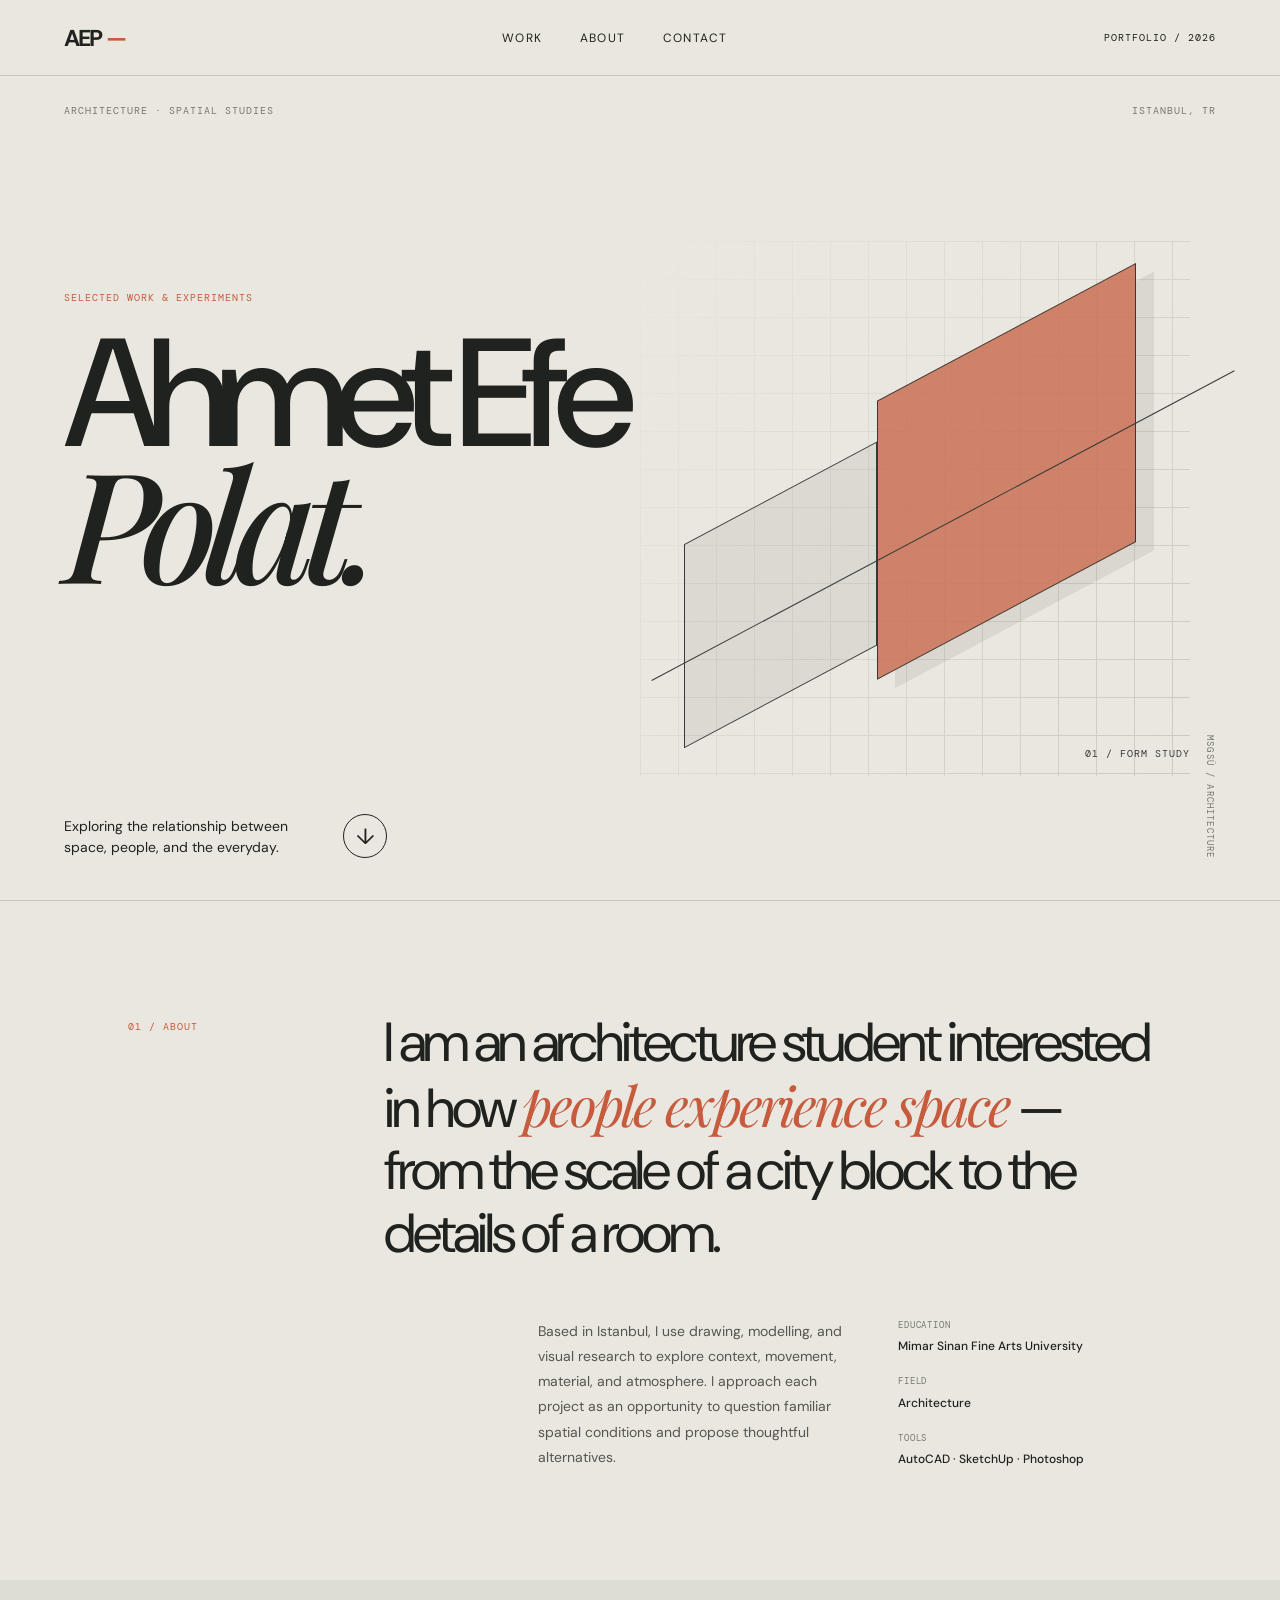
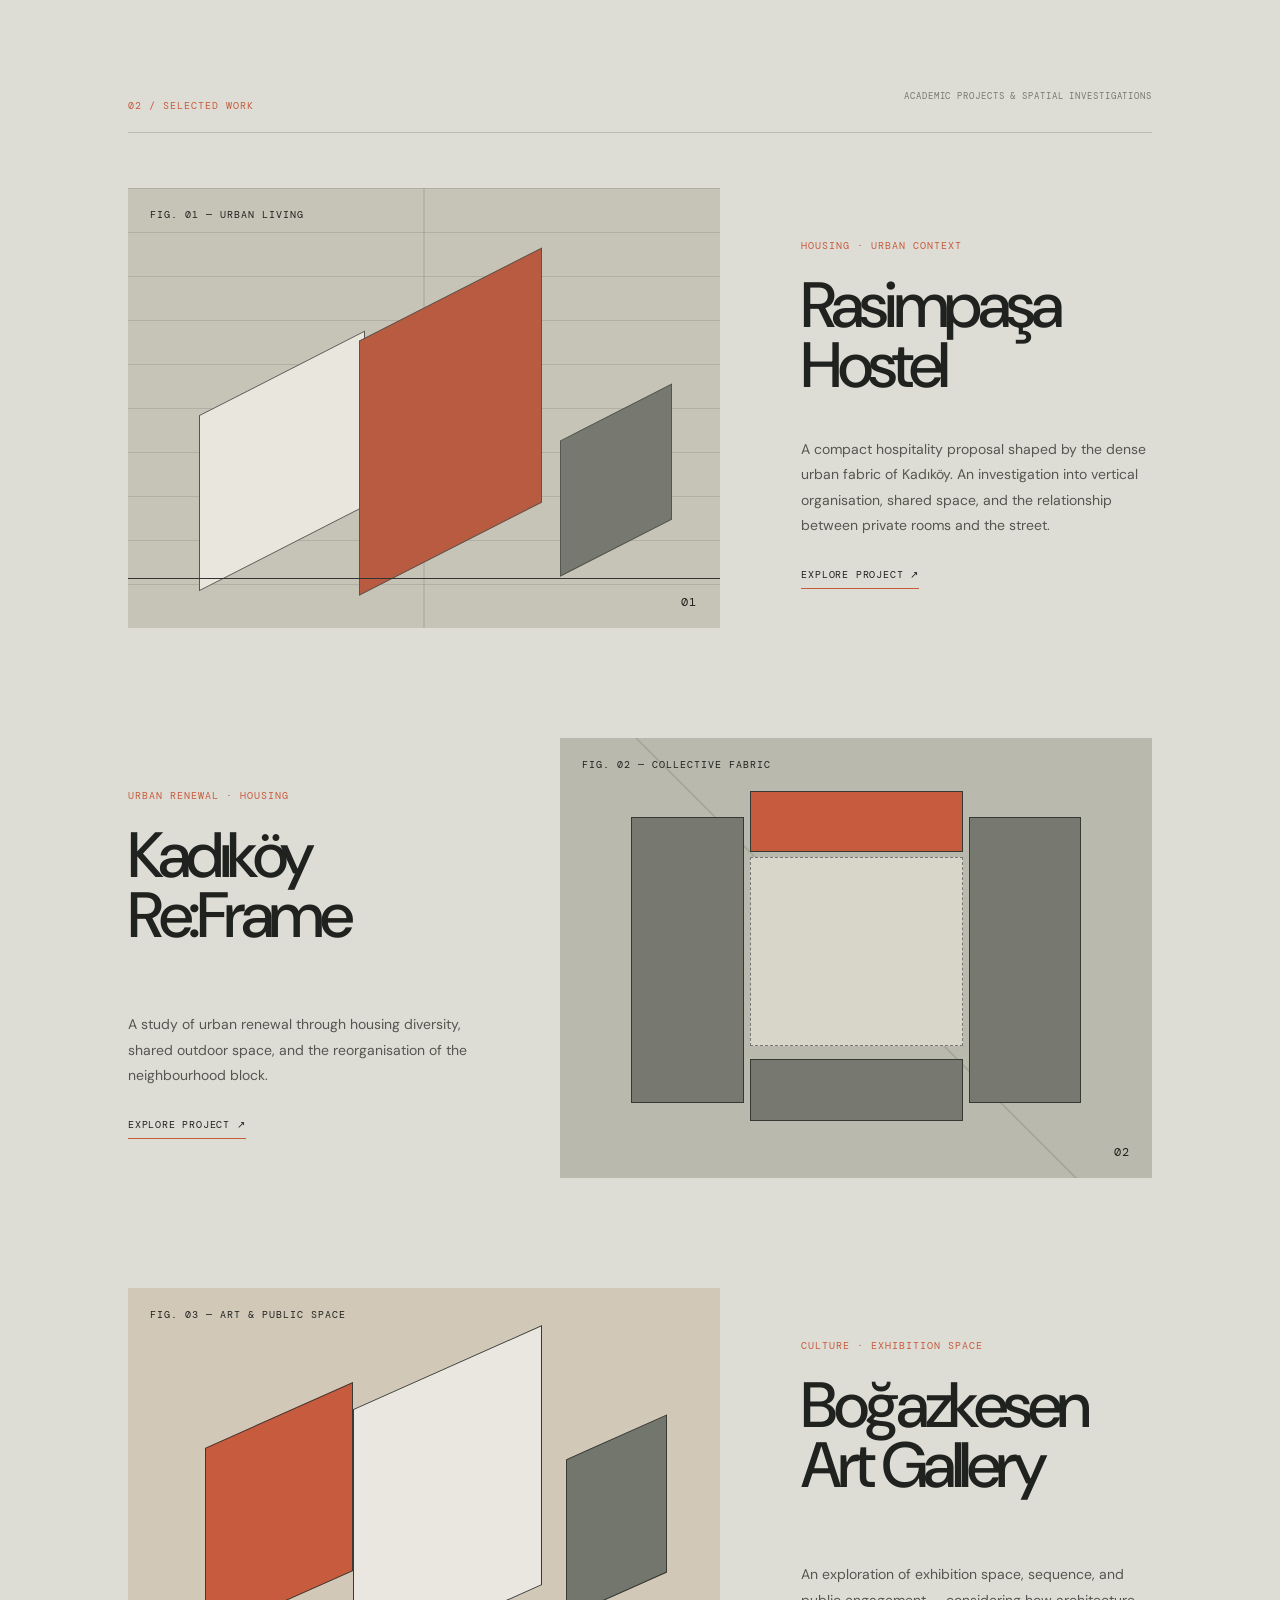
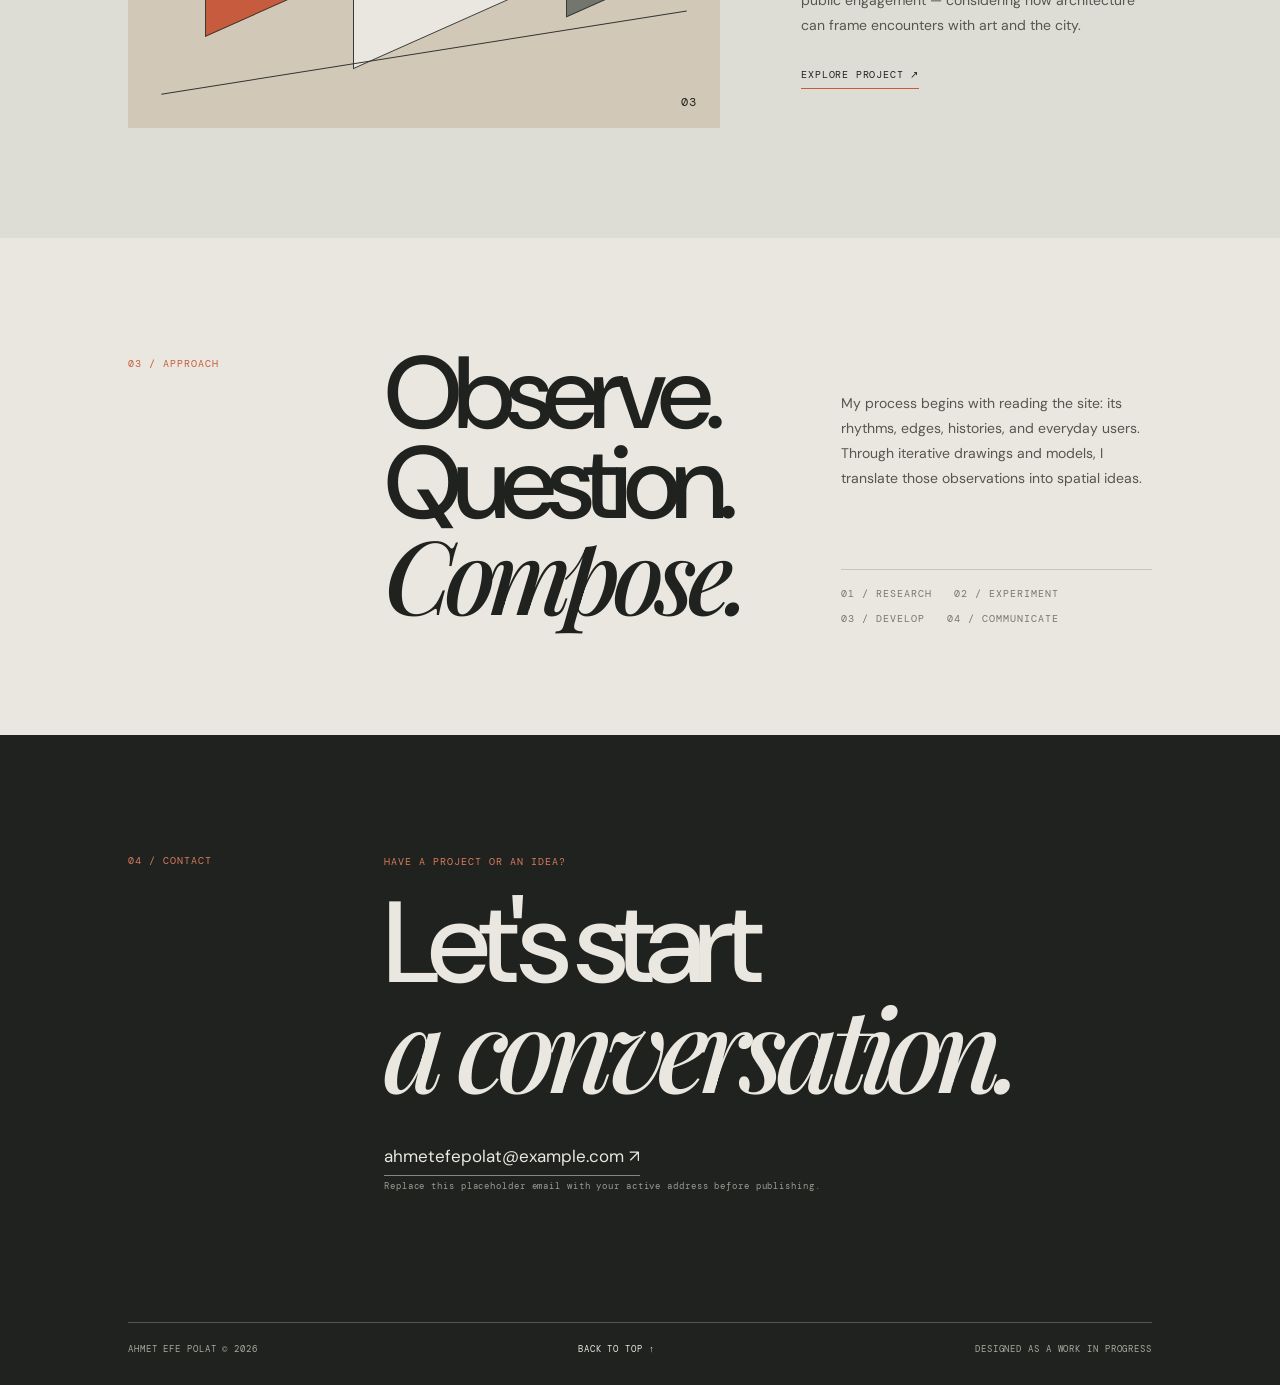
<file: index.html>
<!doctype html>
<html lang="en">
<head>
  <meta charset="utf-8"><meta name="viewport" content="width=device-width, initial-scale=1">
  <meta name="description" content="Selected architectural work and experiments by Ahmet Efe Polat.">
  <title>Ahmet Efe Polat — Architecture Portfolio</title>
  <link rel="stylesheet" href="style.css">
</head>
<body>
  <header class="topbar">
    <a class="wordmark" href="#home" aria-label="Ahmet Efe Polat home">AEP<span>—</span></a>
    <button class="menu-toggle" aria-label="Toggle navigation" aria-expanded="false">☰</button>
    <nav id="nav"><a href="#work">Work</a><a href="#about">About</a><a href="#contact">Contact</a></nav>
    <span class="edition">PORTFOLIO / 2026</span>
  </header>

  <main>
    <section class="hero" id="home">
      <div class="hero-meta"><span>ARCHITECTURE · SPATIAL STUDIES</span><span>ISTANBUL, TR</span></div>
      <div class="hero-title-wrap"><p class="eyebrow">SELECTED WORK &amp; EXPERIMENTS</p><h1>Ahmet Efe<br><em>Polat.</em></h1></div>
      <div class="hero-bottom"><p>Exploring the relationship between<br>space, people, and the everyday.</p><a class="round-link" href="#work" aria-label="Explore selected work">↓</a><span class="vertical-note">MSGSÜ / ARCHITECTURE</span></div>
      <div class="hero-art" aria-hidden="true"><div class="art-grid"></div><div class="art-block block-a"></div><div class="art-block block-b"></div><div class="art-line"></div><span class="art-label">01 / FORM STUDY</span></div>
    </section>

    <section class="intro section-pad" id="about">
      <div class="section-index">01 / ABOUT</div><div class="intro-copy"><p class="big-copy">I am an architecture student interested in how <span>people experience space</span> — from the scale of a city block to the details of a room.</p><div class="intro-detail"><p>Based in Istanbul, I use drawing, modelling, and visual research to explore context, movement, material, and atmosphere. I approach each project as an opportunity to question familiar spatial conditions and propose thoughtful alternatives.</p><div class="facts"><div><small>EDUCATION</small><strong>Mimar Sinan Fine Arts University</strong></div><div><small>FIELD</small><strong>Architecture</strong></div><div><small>TOOLS</small><strong>AutoCAD · SketchUp · Photoshop</strong></div></div></div></div>
    </section>

    <section class="work section-pad" id="work">
      <div class="work-heading"><div class="section-index">02 / SELECTED WORK</div><p>ACADEMIC PROJECTS &amp; SPATIAL INVESTIGATIONS</p></div>
      <article class="project project-featured">
        <a class="project-visual visual-one" href="projects/rasimpasa.html" aria-label="View Rasimpaşa project"><div class="visual-caption">FIG. 01 — URBAN LIVING</div><div class="mass mass-one"></div><div class="mass mass-two"></div><div class="mass mass-three"></div><div class="street"></div><span class="visual-number">01</span></a>
        <div class="project-info"><div><span class="project-type">HOUSING · URBAN CONTEXT</span><h2>Rasimpaşa<br>Hostel</h2></div><div class="project-foot"><p>A compact hospitality proposal shaped by the dense urban fabric of Kadıköy. An investigation into vertical organisation, shared space, and the relationship between private rooms and the street.</p><a href="projects/rasimpasa.html" class="text-link">EXPLORE PROJECT ↗</a></div></div>
      </article>
      <article class="project project-reverse">
        <a class="project-visual visual-two" href="projects/kadikoy.html" aria-label="View Kadıköy urban renewal project"><div class="visual-caption">FIG. 02 — COLLECTIVE FABRIC</div><div class="courtyard"></div><div class="unit u1"></div><div class="unit u2"></div><div class="unit u3"></div><div class="unit u4"></div><span class="visual-number">02</span></a>
        <div class="project-info"><div><span class="project-type">URBAN RENEWAL · HOUSING</span><h2>Kadıköy<br>Re:Frame</h2></div><div class="project-foot"><p>A study of urban renewal through housing diversity, shared outdoor space, and the reorganisation of the neighbourhood block.</p><a href="projects/kadikoy.html" class="text-link">EXPLORE PROJECT ↗</a></div></div>
      </article>
      <article class="project">
        <a class="project-visual visual-three" href="projects/bogazkesen.html" aria-label="View Boğazkesen art gallery project"><div class="visual-caption">FIG. 03 — ART &amp; PUBLIC SPACE</div><div class="gallery-shape gs1"></div><div class="gallery-shape gs2"></div><div class="gallery-shape gs3"></div><div class="gallery-path"></div><span class="visual-number">03</span></a>
        <div class="project-info"><div><span class="project-type">CULTURE · EXHIBITION SPACE</span><h2>Boğazkesen<br>Art Gallery</h2></div><div class="project-foot"><p>An exploration of exhibition space, sequence, and public engagement — considering how architecture can frame encounters with art and the city.</p><a href="projects/bogazkesen.html" class="text-link">EXPLORE PROJECT ↗</a></div></div>
      </article>
    </section>

    <section class="approach section-pad"><div class="section-index">03 / APPROACH</div><div class="approach-content"><h2>Observe.<br>Question.<br><em>Compose.</em></h2><p>My process begins with reading the site: its rhythms, edges, histories, and everyday users. Through iterative drawings and models, I translate those observations into spatial ideas.</p><div class="process"><span>01 / RESEARCH</span><span>02 / EXPERIMENT</span><span>03 / DEVELOP</span><span>04 / COMMUNICATE</span></div></div></section>

    <footer class="contact section-pad" id="contact"><div class="section-index">04 / CONTACT</div><div class="contact-main"><p class="eyebrow">HAVE A PROJECT OR AN IDEA?</p><h2>Let's start<br><em>a conversation.</em></h2><a class="email-link" href="mailto:ahmetefepolat@example.com">ahmetefepolat@example.com ↗</a><small class="email-note">Replace this placeholder email with your active address before publishing.</small></div><div class="footer-bottom"><span>AHMET EFE POLAT © 2026</span><a href="#home">BACK TO TOP ↑</a><span>DESIGNED AS A WORK IN PROGRESS</span></div></footer>
  </main>
  <script src="script.js"></script>
</body></html>
</file>
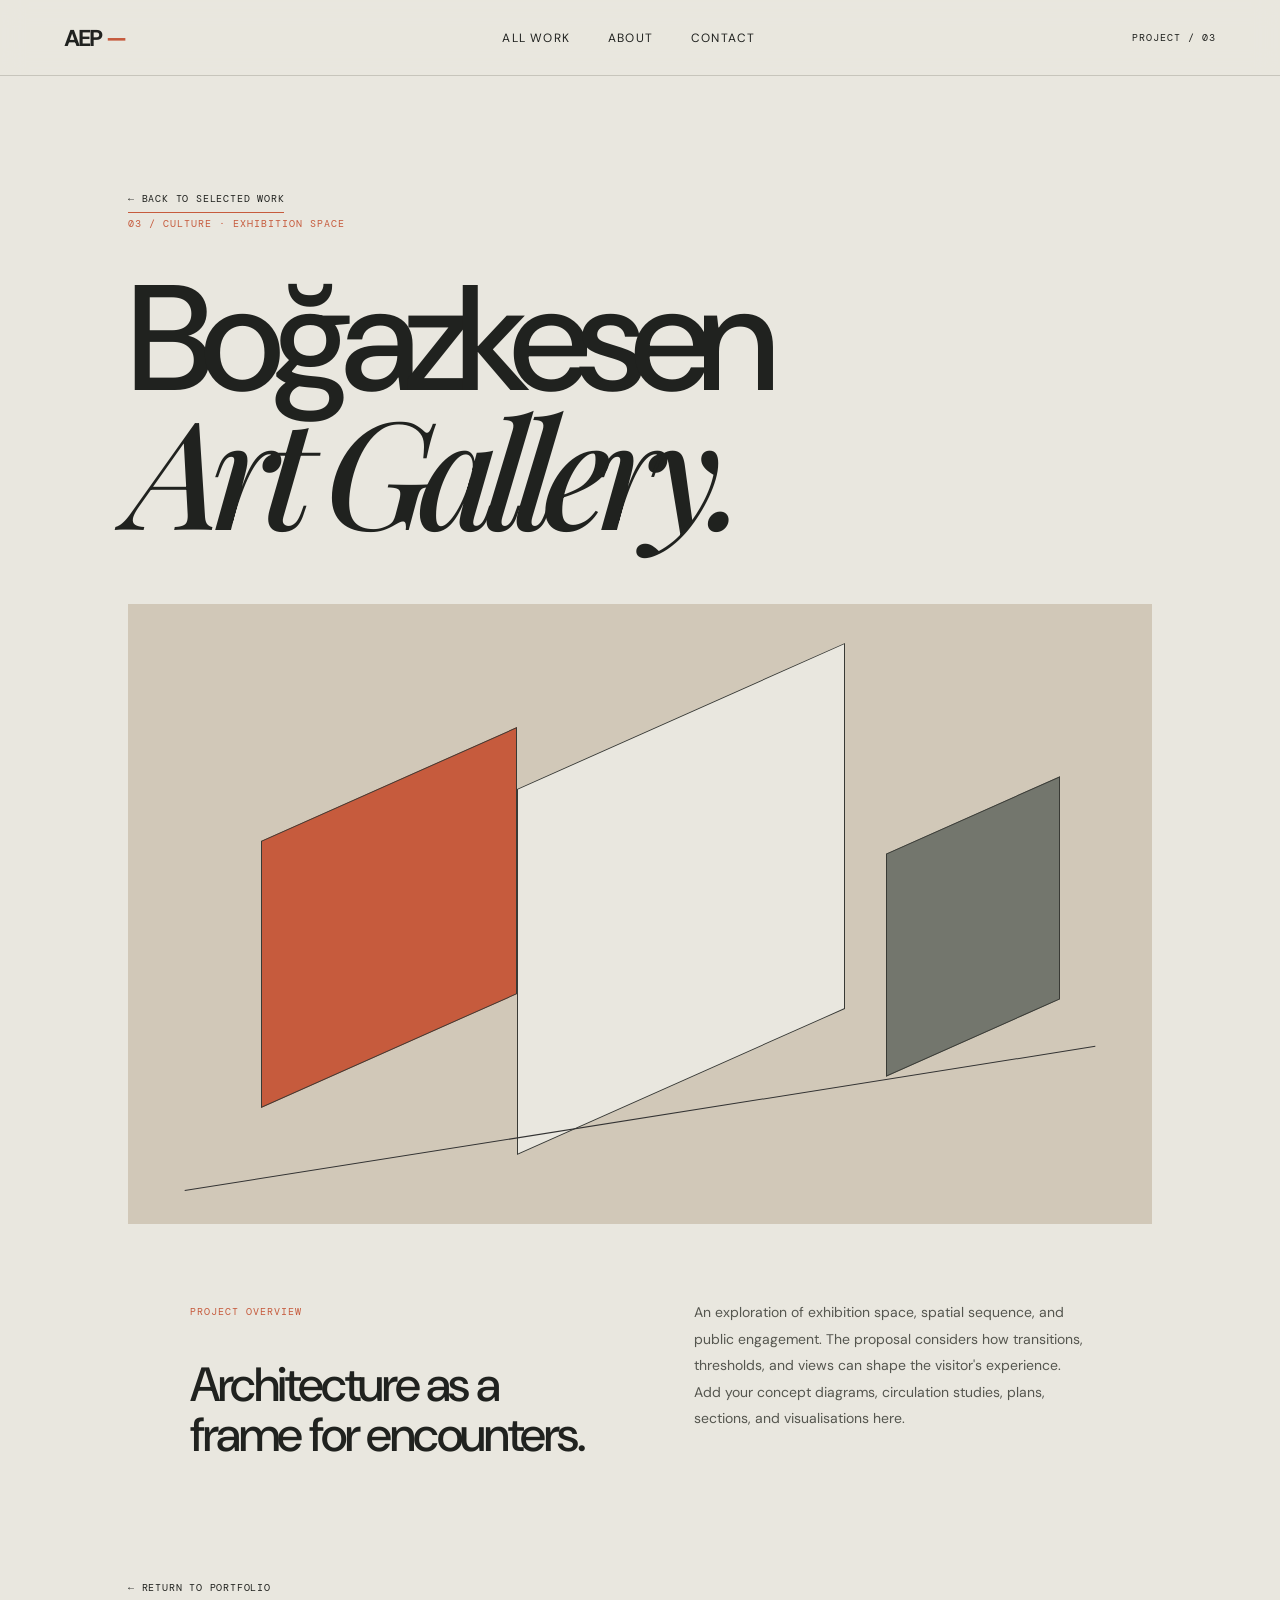
<file: bogazkesen.html>
<!doctype html><html lang="en"><head><meta charset="utf-8"><meta name="viewport" content="width=device-width,initial-scale=1"><title>Boğazkesen Art Gallery — Ahmet Efe Polat</title><link rel="stylesheet" href="../style.css"></head><body><header class="topbar"><a class="wordmark" href="../index.html">AEP<span>—</span></a><nav><a href="../index.html#work">All work</a><a href="../index.html#about">About</a><a href="../index.html#contact">Contact</a></nav><span class="edition">PROJECT / 03</span></header><main class="detail section-pad"><a class="text-link" href="../index.html#work">← BACK TO SELECTED WORK</a><p class="eyebrow">03 / CULTURE · EXHIBITION SPACE</p><h1 class="detail-title">Boğazkesen<br><em>Art Gallery.</em></h1><div class="detail-art visual-three"><div class="gallery-shape gs1"></div><div class="gallery-shape gs2"></div><div class="gallery-shape gs3"></div><div class="gallery-path"></div></div><div class="detail-grid"><div><span class="project-type">PROJECT OVERVIEW</span><h2>Architecture as a frame for encounters.</h2></div><p>An exploration of exhibition space, spatial sequence, and public engagement. The proposal considers how transitions, thresholds, and views can shape the visitor's experience. Add your concept diagrams, circulation studies, plans, sections, and visualisations here.</p></div><a class="text-link" href="../index.html#work">← RETURN TO PORTFOLIO</a></main></body></html>
</file>
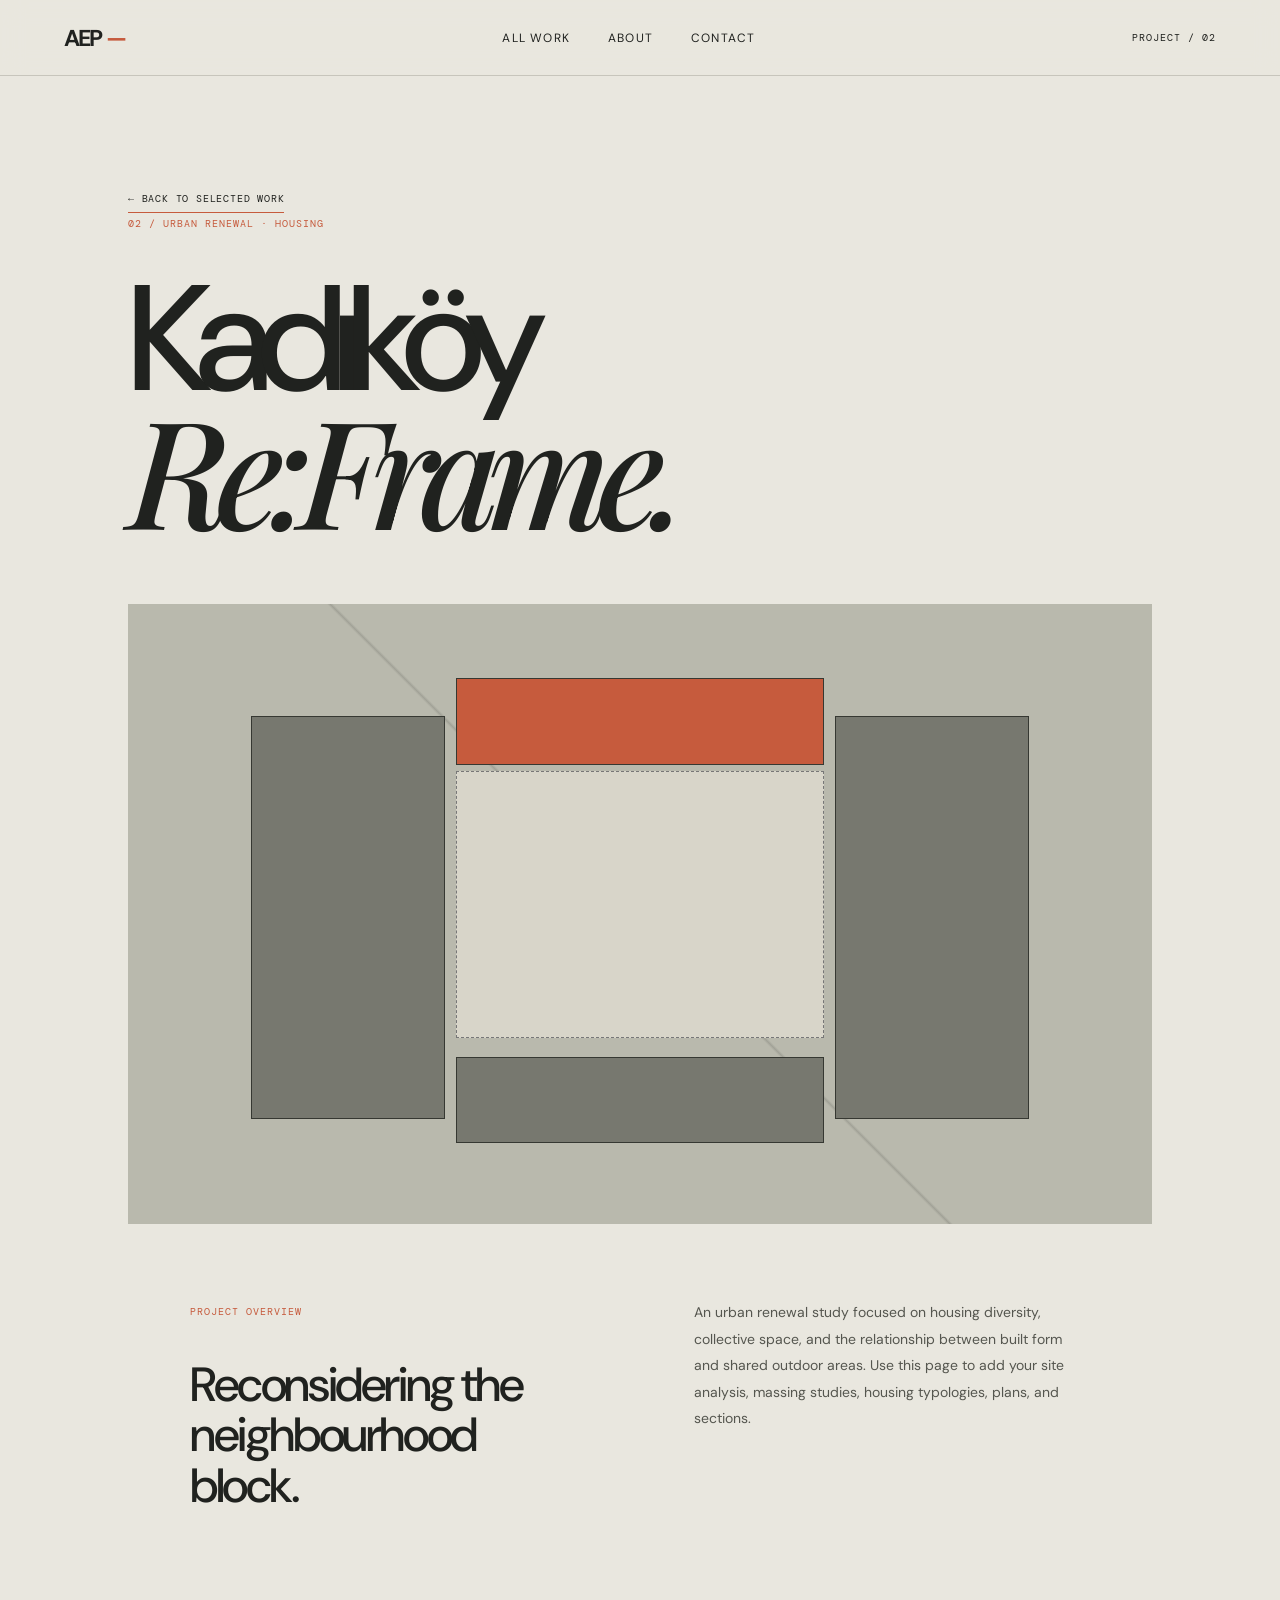
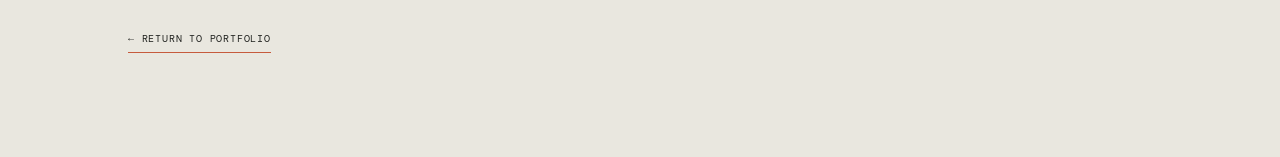
<file: kadikoy.html>
<!doctype html><html lang="en"><head><meta charset="utf-8"><meta name="viewport" content="width=device-width,initial-scale=1"><title>Kadıköy Re:Frame — Ahmet Efe Polat</title><link rel="stylesheet" href="../style.css"></head><body><header class="topbar"><a class="wordmark" href="../index.html">AEP<span>—</span></a><nav><a href="../index.html#work">All work</a><a href="../index.html#about">About</a><a href="../index.html#contact">Contact</a></nav><span class="edition">PROJECT / 02</span></header><main class="detail section-pad"><a class="text-link" href="../index.html#work">← BACK TO SELECTED WORK</a><p class="eyebrow">02 / URBAN RENEWAL · HOUSING</p><h1 class="detail-title">Kadıköy<br><em>Re:Frame.</em></h1><div class="detail-art visual-two"><div class="courtyard"></div><div class="unit u1"></div><div class="unit u2"></div><div class="unit u3"></div><div class="unit u4"></div></div><div class="detail-grid"><div><span class="project-type">PROJECT OVERVIEW</span><h2>Reconsidering the neighbourhood block.</h2></div><p>An urban renewal study focused on housing diversity, collective space, and the relationship between built form and shared outdoor areas. Use this page to add your site analysis, massing studies, housing typologies, plans, and sections.</p></div><a class="text-link" href="../index.html#work">← RETURN TO PORTFOLIO</a></main></body></html>
</file>
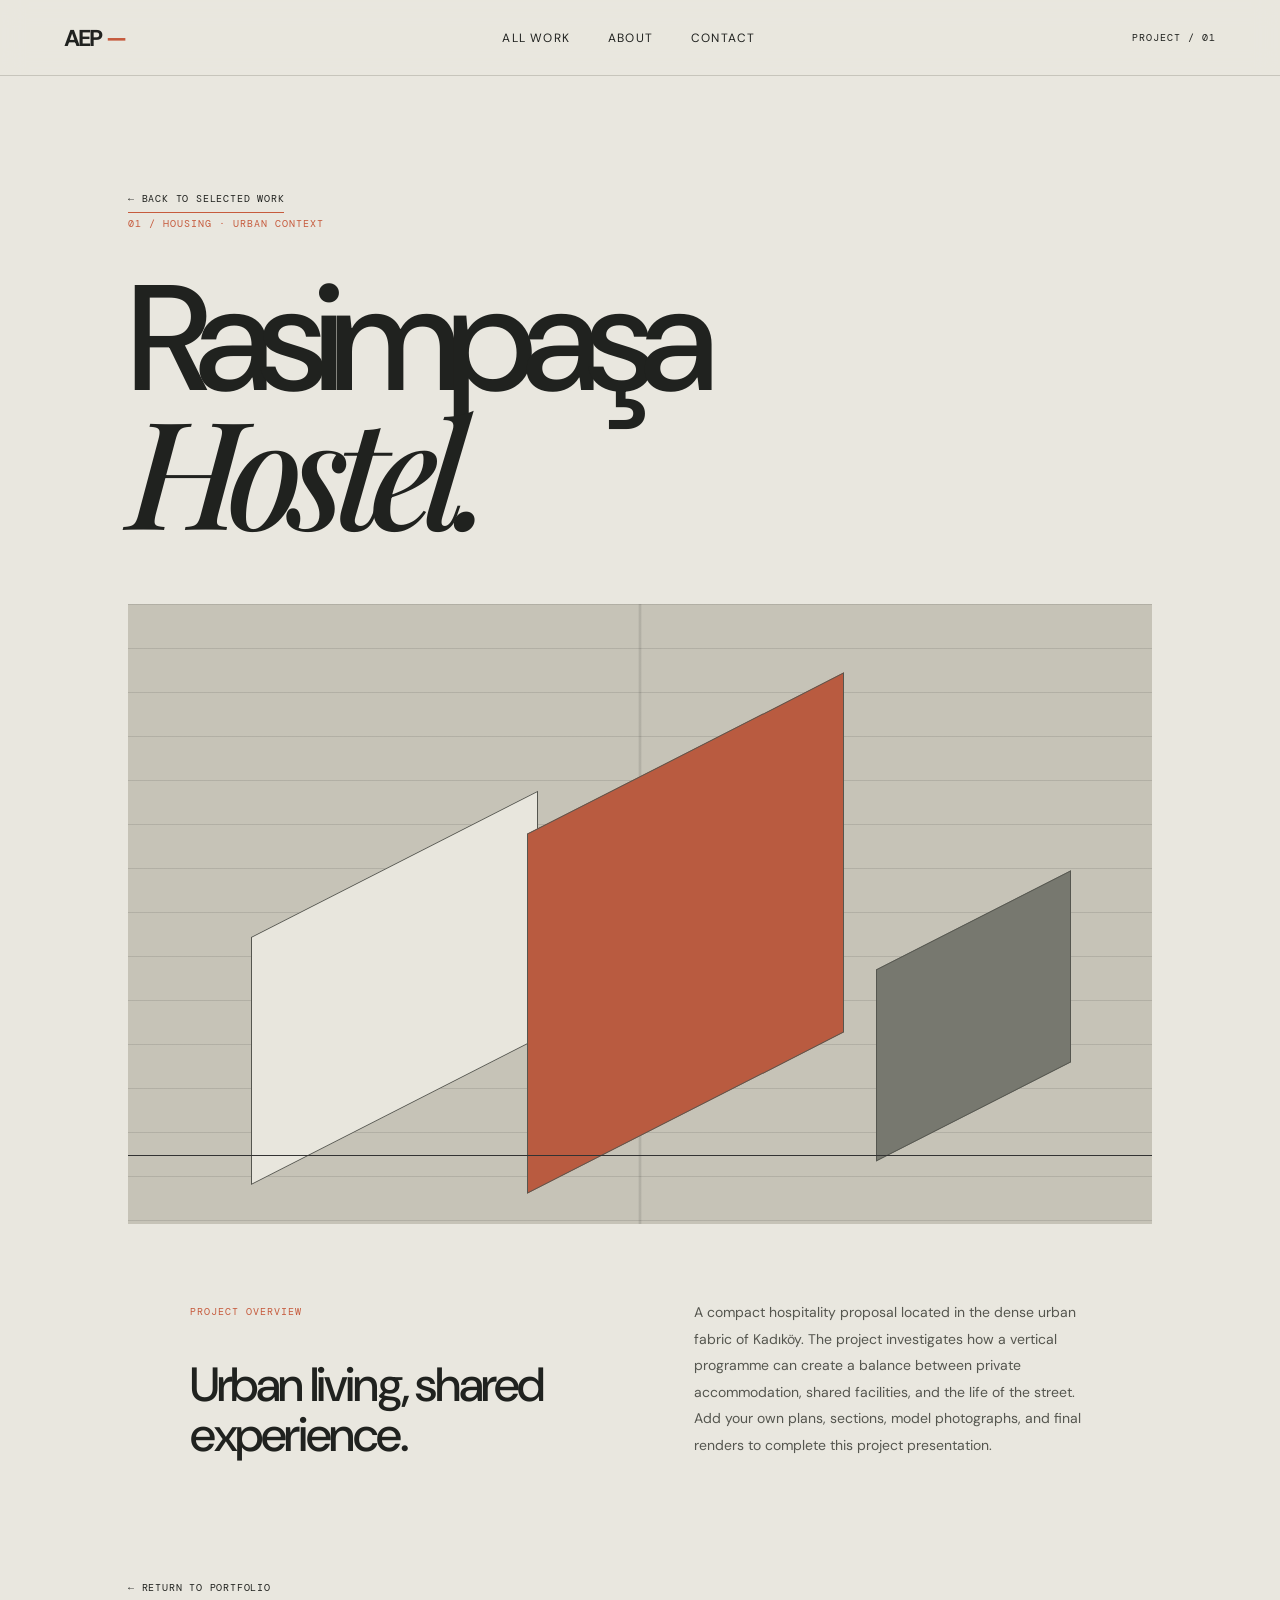
<file: rasimpasa.html>
<!doctype html><html lang="en"><head><meta charset="utf-8"><meta name="viewport" content="width=device-width,initial-scale=1"><title>Rasimpaşa Hostel — Ahmet Efe Polat</title><link rel="stylesheet" href="../style.css"></head><body><header class="topbar"><a class="wordmark" href="../index.html">AEP<span>—</span></a><nav><a href="../index.html#work">All work</a><a href="../index.html#about">About</a><a href="../index.html#contact">Contact</a></nav><span class="edition">PROJECT / 01</span></header><main class="detail section-pad"><a class="text-link" href="../index.html#work">← BACK TO SELECTED WORK</a><p class="eyebrow">01 / HOUSING · URBAN CONTEXT</p><h1 class="detail-title">Rasimpaşa<br><em>Hostel.</em></h1><div class="detail-art visual-one"><div class="mass mass-one"></div><div class="mass mass-two"></div><div class="mass mass-three"></div><div class="street"></div></div><div class="detail-grid"><div><span class="project-type">PROJECT OVERVIEW</span><h2>Urban living, shared experience.</h2></div><p>A compact hospitality proposal located in the dense urban fabric of Kadıköy. The project investigates how a vertical programme can create a balance between private accommodation, shared facilities, and the life of the street. Add your own plans, sections, model photographs, and final renders to complete this project presentation.</p></div><a class="text-link" href="../index.html#work">← RETURN TO PORTFOLIO</a></main></body></html>
</file>
<file: style.css>
@import url('https://fonts.googleapis.com/css2?family=DM+Mono:wght@400;500&family=DM+Sans:wght@400;500;600;700&family=Playfair+Display:ital,wght@0,500;0,600;1,500;1,600&display=swap');
:root{--paper:#e9e7df;--ink:#20221f;--muted:#77786f;--line:#c7c5bc;--accent:#c65b3d;--mono:'DM Mono',monospace;--sans:'DM Sans',sans-serif;--serif:'Playfair Display',serif}*{box-sizing:border-box}html{scroll-behavior:smooth}body{margin:0;background:var(--paper);color:var(--ink);font-family:var(--sans)}a{color:inherit;text-decoration:none}.topbar{height:76px;border-bottom:1px solid var(--line);display:flex;align-items:center;justify-content:space-between;padding:0 5vw;position:sticky;top:0;background:rgba(233,231,223,.94);backdrop-filter:blur(12px);z-index:10}.wordmark{font-weight:700;letter-spacing:-.08em;font-size:23px}.wordmark span{color:var(--accent);padding-left:5px}.topbar nav{display:flex;gap:38px;font-size:12px;text-transform:uppercase;letter-spacing:.1em}.topbar nav a:hover,.text-link:hover{color:var(--accent)}.edition,.eyebrow,.hero-meta,.section-index,.project-type,.visual-caption,.visual-number,.process,.footer-bottom,.email-note{font-family:var(--mono);font-size:10px;letter-spacing:.1em}.menu-toggle{display:none;background:none;border:0;font-size:22px}.hero{min-height:690px;height:calc(100svh - 76px);max-height:900px;padding:28px 5vw 42px;position:relative;overflow:hidden;display:flex;flex-direction:column;justify-content:space-between}.hero-meta{display:flex;justify-content:space-between;color:var(--muted)}.hero-title-wrap{position:relative;z-index:2;margin-top:25px}.eyebrow{color:var(--accent)}h1{font-size:clamp(78px,12vw,176px);line-height:.82;letter-spacing:-.09em;font-weight:500;margin:28px 0 0}h1 em,h2 em{font-family:var(--serif);font-weight:500}.hero-bottom{display:flex;align-items:flex-end;gap:30px;position:relative;z-index:2}.hero-bottom p{font-size:14px;line-height:1.5;margin:0}.round-link{width:44px;height:44px;border:1px solid var(--ink);border-radius:50%;display:grid;place-items:center;font-size:22px;margin-left:25px;transition:.2s}.round-link:hover{background:var(--ink);color:var(--paper)}.vertical-note{margin-left:auto;writing-mode:vertical-rl;font-family:var(--mono);font-size:9px;letter-spacing:.13em;color:var(--muted)}.hero-art{position:absolute;right:7%;top:20%;width:43%;height:65%;opacity:.88}.art-grid{position:absolute;inset:0;background-image:linear-gradient(var(--line) 1px,transparent 1px),linear-gradient(90deg,var(--line) 1px,transparent 1px);background-size:38px 38px;mask-image:linear-gradient(120deg,transparent,#000)}.art-block{position:absolute;border:1px solid var(--ink);transform:skewY(-28deg) rotate(0deg)}.block-a{width:47%;height:52%;right:10%;top:17%;background:rgba(198,91,61,.82);box-shadow:18px 18px 0 rgba(32,34,31,.09)}.block-b{width:35%;height:38%;left:8%;bottom:15%;background:rgba(32,34,31,.08)}.art-line{position:absolute;width:120%;height:1px;background:var(--ink);top:53%;left:-5%;transform:rotate(-28deg)}.art-label{position:absolute;right:0;bottom:3%;font:10px var(--mono);letter-spacing:.1em}.section-pad{padding:110px 10vw}.intro{display:grid;grid-template-columns:1fr 3fr;border-top:1px solid var(--line)}.section-index{color:var(--accent);padding-top:9px}.intro-copy{max-width:920px}.big-copy{font-size:clamp(30px,4.3vw,62px);line-height:1.13;letter-spacing:-.055em;margin:0 0 55px}.big-copy span{font-family:var(--serif);font-style:italic;color:var(--accent)}.intro-detail{display:grid;grid-template-columns:1.2fr 1fr;gap:9%;margin-left:20%}.intro-detail>p,.project-foot p,.approach-content>p{font-size:14px;line-height:1.8;color:#55564f;margin:0}.facts{display:grid;gap:18px}.facts div{display:grid;gap:5px}.facts small{font:9px var(--mono);color:var(--muted);letter-spacing:.1em}.facts strong{font-size:12px;font-weight:500}.work{background:#deddd5}.work-heading{display:flex;justify-content:space-between;border-bottom:1px solid #bdbbb2;padding-bottom:20px;margin-bottom:55px}.work-heading p{font:9px var(--mono);letter-spacing:.1em;color:var(--muted);margin:0}.project{display:grid;grid-template-columns:1.35fr .8fr;gap:8%;align-items:center;margin:0 0 110px}.project:last-child{margin-bottom:0}.project-reverse{grid-template-columns:.8fr 1.35fr}.project-reverse .project-visual{order:2}.project-reverse .project-info{order:1}.project-visual{height:440px;position:relative;display:block;overflow:hidden;background:#c8c6bc}.visual-caption{position:absolute;left:22px;top:20px;z-index:2}.visual-number{position:absolute;right:22px;bottom:18px;font-size:12px}.visual-one{background:#c6c3b7;background-image:linear-gradient(90deg,transparent 49.8%,rgba(32,34,31,.16) 50%,transparent 50.2%),linear-gradient(rgba(32,34,31,.12) 1px,transparent 1px);background-size:100% 100%,100% 44px}.mass{position:absolute;bottom:18%;background:#e8e6dd;border:1px solid #55564f;transform:skewY(-27deg)}.mass-one{left:12%;width:28%;height:40%}.mass-two{left:39%;width:31%;height:58%;background:#b95b40}.mass-three{right:8%;width:19%;height:31%;background:#77786f}.street{position:absolute;bottom:11%;height:1px;width:100%;background:#333}.visual-two{background:#b9b9ad;background-image:linear-gradient(45deg,transparent 49.8%,rgba(32,34,31,.15) 50%,transparent 50.2%)}.courtyard{position:absolute;left:32%;top:27%;width:36%;height:43%;background:#d8d5c9;border:1px dashed #777}.unit{position:absolute;background:#77786f;border:1px solid #363832}.u1{left:12%;top:18%;width:19%;height:65%}.u2{right:12%;top:18%;width:19%;height:65%}.u3{left:32%;top:12%;width:36%;height:14%;background:#c65b3d}.u4{left:32%;bottom:13%;width:36%;height:14%}.visual-three{background:#d1c8b8}.gallery-shape{position:absolute;border:1px solid #393a35;transform:skewY(-24deg)}.gs1{left:13%;top:29%;width:25%;height:43%;background:#c65b3d}.gs2{left:38%;top:18%;width:32%;height:59%;background:#e9e7df}.gs3{right:9%;top:34%;width:17%;height:36%;background:#73766d}.gallery-path{position:absolute;bottom:17%;left:5%;width:90%;height:1px;background:#333;transform:rotate(-9deg)}.project-info{min-height:350px;display:flex;flex-direction:column;justify-content:space-between}.project-type{color:var(--accent)}.project-info h2{font-size:clamp(42px,5vw,70px);line-height:.94;letter-spacing:-.07em;font-weight:500;margin:22px 0}.project-foot{max-width:360px}.project-foot p{margin-bottom:24px}.text-link{font:10px var(--mono);letter-spacing:.08em;border-bottom:1px solid var(--accent);padding-bottom:7px}.approach{display:grid;grid-template-columns:1fr 3fr}.approach-content{display:grid;grid-template-columns:1.1fr .9fr;column-gap:10%;align-items:end}.approach-content h2{font-size:clamp(55px,8vw,110px);line-height:.88;letter-spacing:-.08em;font-weight:500;margin:0;grid-row:span 2}.approach-content>p{max-width:330px;margin-bottom:35px}.process{grid-column:2;display:flex;flex-wrap:wrap;gap:12px 22px;color:var(--muted);border-top:1px solid var(--line);padding-top:17px}.contact{background:var(--ink);color:var(--paper);display:grid;grid-template-columns:1fr 3fr;padding-bottom:30px}.contact .section-index{color:#d77b5d}.contact-main{padding:0 0 130px}.contact-main h2{font-size:clamp(60px,9vw,125px);line-height:.88;letter-spacing:-.08em;font-weight:500;margin:25px 0 40px}.contact-main .eyebrow{color:#d77b5d}.email-link{font-size:17px;border-bottom:1px solid #85867e;padding-bottom:8px}.email-note{display:block;color:#9a9b93;margin-top:13px;font-size:9px}.footer-bottom{border-top:1px solid #55564f;grid-column:1/-1;padding-top:20px;display:flex;justify-content:space-between;color:#aaa99f;font-size:9px}.footer-bottom a{color:var(--paper)}
@media(max-width:760px){.topbar{height:64px;padding:0 6vw}.menu-toggle{display:block;margin-left:auto;margin-right:18px}.topbar nav{display:none;position:absolute;top:64px;left:0;right:0;padding:22px 6vw;background:var(--paper);border-bottom:1px solid var(--line);flex-direction:column;gap:18px}.topbar nav.open{display:flex}.edition{font-size:8px}.hero{height:calc(90svh - 64px);min-height:610px;padding:24px 6vw 30px}.hero-art{width:70%;height:47%;right:-4%;top:31%;opacity:.58}.hero-title-wrap{margin-top:60px}h1{font-size:clamp(76px,18vw,130px)}.hero-bottom p{font-size:12px}.vertical-note{font-size:8px}.section-pad{padding:75px 7vw}.intro,.approach,.contact{grid-template-columns:1fr;gap:38px}.intro-detail{margin-left:0;grid-template-columns:1fr;gap:28px}.big-copy{margin-bottom:35px}.work-heading{gap:20px;align-items:flex-start}.work-heading p{text-align:right;max-width:150px;line-height:1.6}.project,.project-reverse{grid-template-columns:1fr;gap:25px;margin-bottom:75px}.project-reverse .project-visual,.project-reverse .project-info{order:initial}.project-visual{height:310px}.project-info{min-height:260px}.project-info h2{font-size:56px}.approach-content{grid-template-columns:1fr;gap:28px}.approach-content h2{grid-row:auto;font-size:76px}.approach-content>p{margin:0}.process{grid-column:1;gap:12px 17px}.contact-main{padding-bottom:90px}.footer-bottom{gap:15px;flex-wrap:wrap}.footer-bottom span:last-child{display:none}}
@media(prefers-reduced-motion:reduce){html{scroll-behavior:auto}*{transition:none!important}}
.detail{min-height:100vh}.detail-title{font-size:clamp(72px,12vw,150px);line-height:.86;margin:45px 0 60px}.detail-art{height:clamp(280px,52vw,620px);position:relative;overflow:hidden;margin-bottom:75px}.detail-grid{display:grid;grid-template-columns:1fr 1fr;gap:12%;max-width:900px;margin:0 auto 75px}.detail-grid h2{font-size:clamp(28px,4vw,48px);line-height:1.05;letter-spacing:-.05em;font-weight:500}.detail-grid p{font-size:14px;line-height:1.9;color:#55564f;margin:0}@media(max-width:760px){.detail-grid{grid-template-columns:1fr;gap:10px}.detail-title{font-size:20vw}.detail-art{margin-bottom:45px}}
</file>
